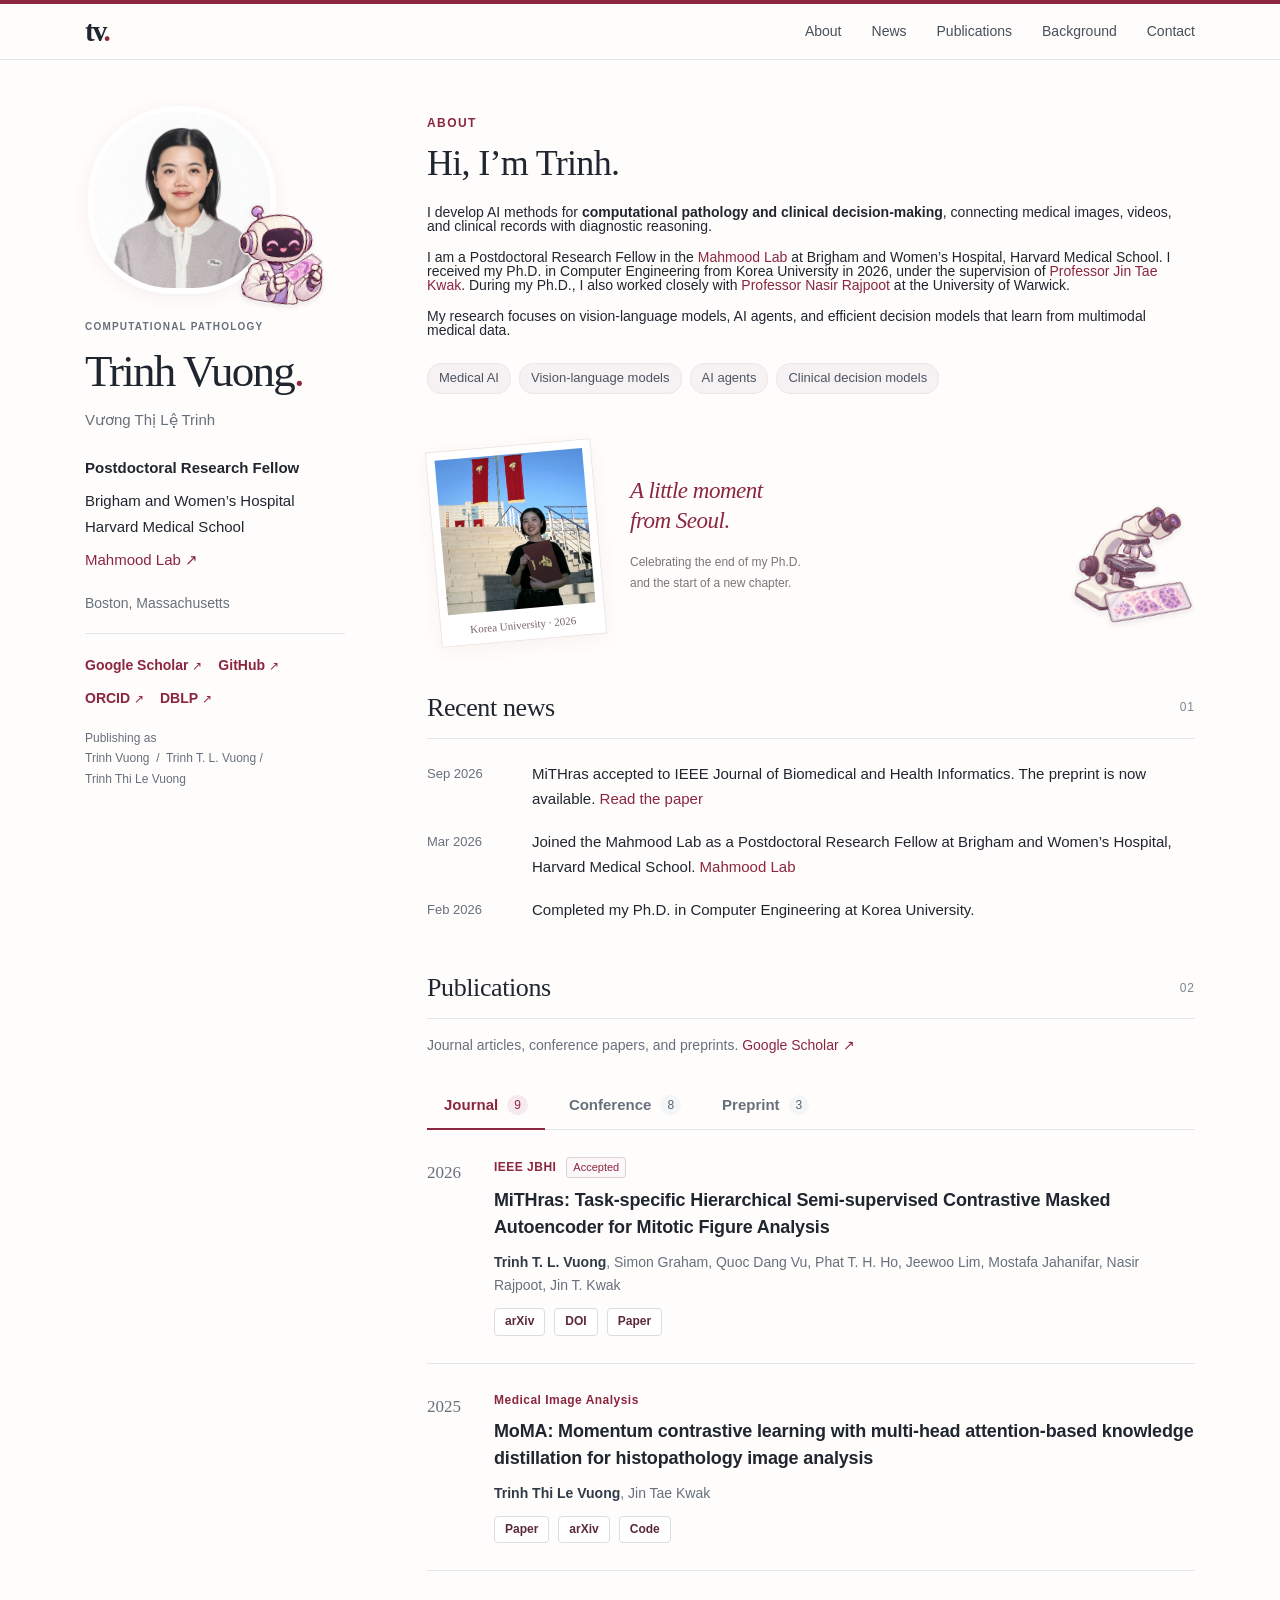
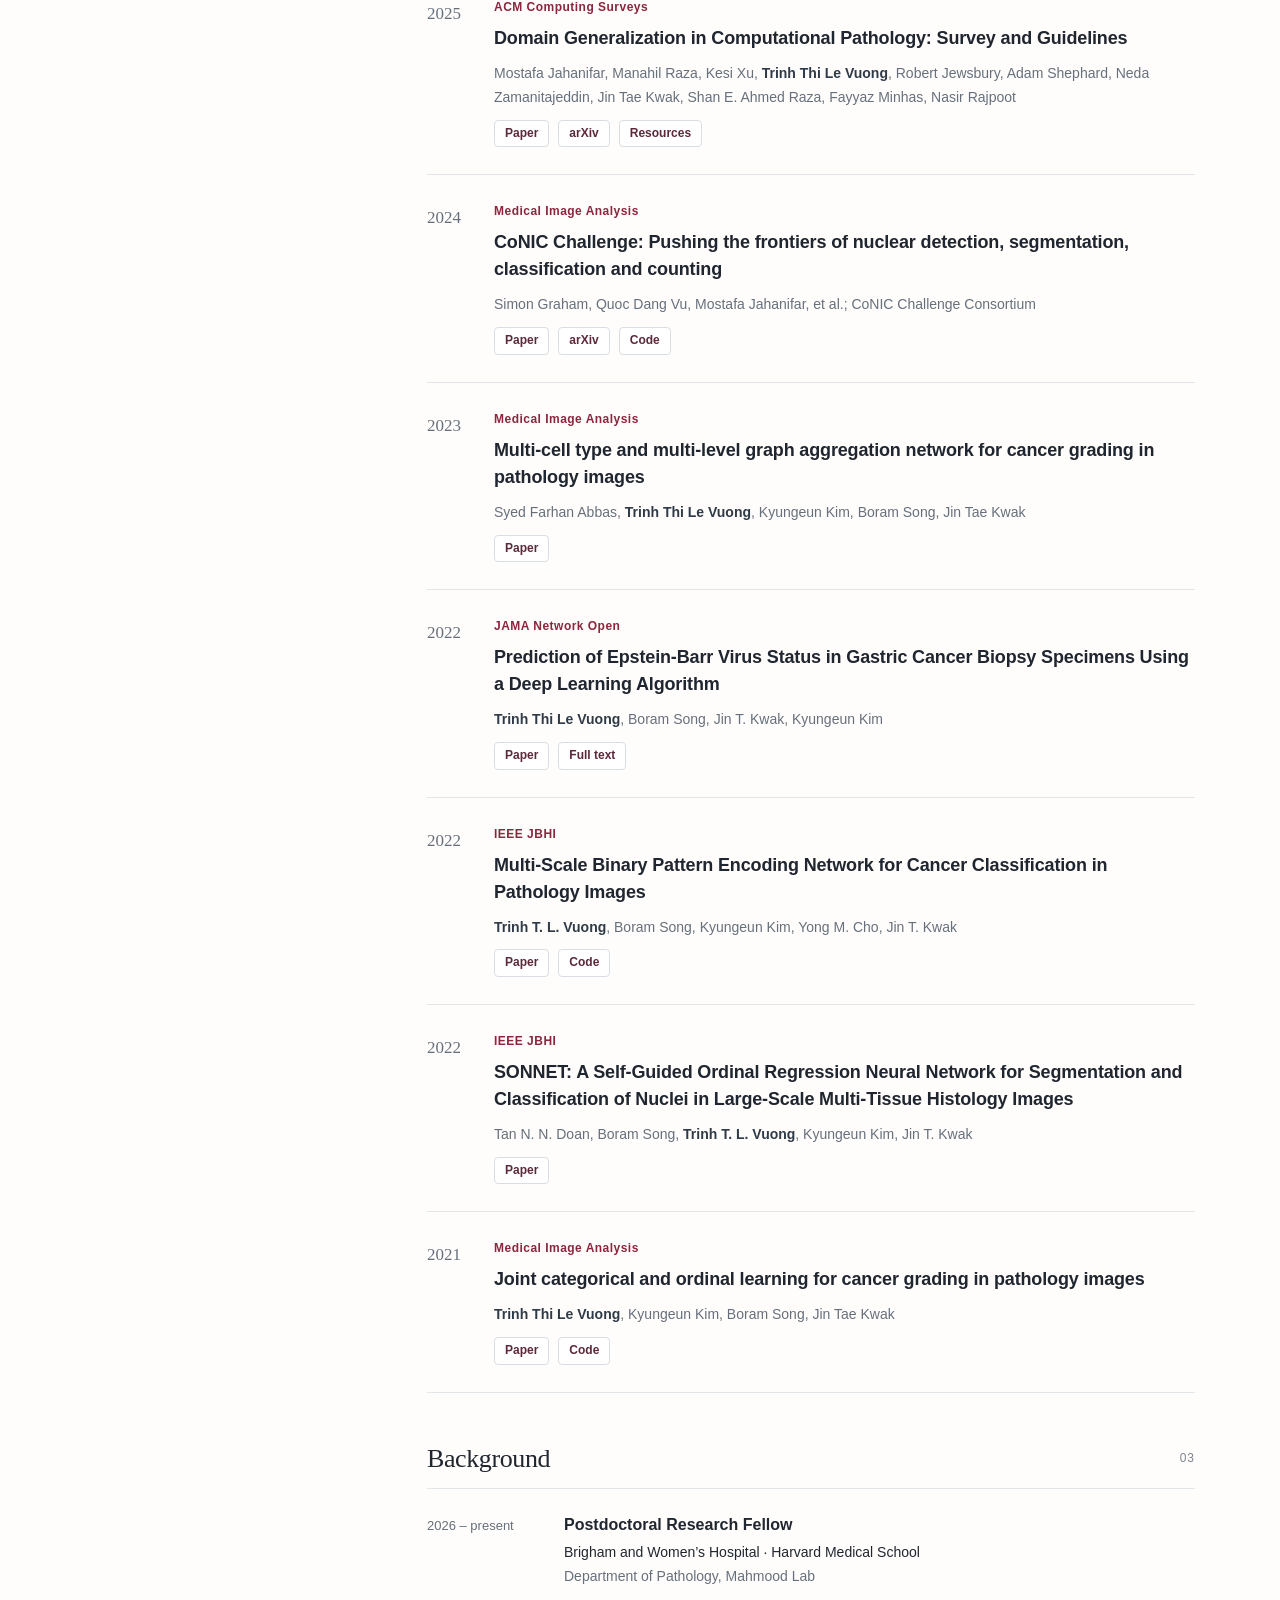
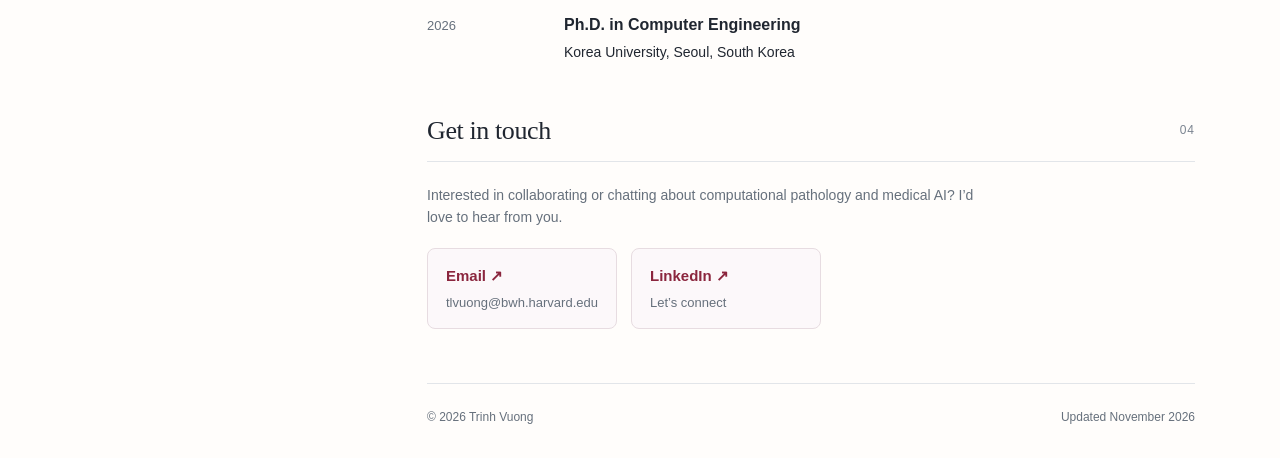
<file: docs/index.html>
<!doctype html>
<html lang="en">
<head>
<meta charset="utf-8"><meta name="viewport" content="width=device-width,initial-scale=1">
<title>Trinh Vuong | Computational Pathology</title>
<meta name="description" content="Trinh Vuong is a postdoctoral research fellow at Brigham and Women's Hospital and Harvard Medical School, working on computational pathology and medical AI.">
<meta name="theme-color" content="#8b263e">
<link rel="icon" type="image/svg+xml" href="data:image/svg+xml,%3Csvg xmlns='http://www.w3.org/2000/svg' viewBox='0 0 64 64'%3E%3Crect width='64' height='64' rx='14' fill='%238b263e'/%3E%3Ctext x='32' y='43' font-family='Georgia' font-size='38' text-anchor='middle' fill='white'%3ET%3C/text%3E%3C/svg%3E">
<link rel="stylesheet" href="styles.css">
</head>
<body>
<a class="skip-link" href="#main">Skip to content</a>
<header class="topbar"><div class="topbar-inner"><a class="wordmark" href="#about" aria-label="Trinh Vuong home">tv<span>.</span></a><nav aria-label="Main navigation"><a href="#about">About</a><a href="#news">News</a><a href="#publications">Publications</a><a href="#background">Background</a><a href="#contact">Contact</a></nav></div></header>
<div class="layout">
<aside class="profile" aria-label="Profile">
<div class="portrait-wrap"><img class="portrait" src="images/trinh-portrait.png" width="800" height="800" alt="Portrait of Trinh Vuong"><img class="sticker agent-sticker" src="images/agent-sticker.png" width="1254" height="1254" alt="" aria-hidden="true"></div>
<p class="eyebrow">COMPUTATIONAL PATHOLOGY</p>
<h1>Trinh <span class="surname">Vuong<span>.</span></span></h1>
<p class="native-name" lang="vi">Vương Thị Lệ Trinh</p>
<p class="role">Postdoctoral Research Fellow</p>
<p class="affiliation">Brigham and Women’s Hospital<br>Harvard Medical School</p>
<a class="lab-link" href="https://faisal.ai/">Mahmood Lab <span aria-hidden="true">↗</span></a>
<p class="location">Boston, Massachusetts</p>
<div class="profile-links"><a href="https://scholar.google.ca/citations?hl=en&amp;user=trFdwLkAAAAJ">Google Scholar <span aria-hidden="true">↗</span></a><a href="https://github.com/trinhvg">GitHub <span aria-hidden="true">↗</span></a><a href="https://orcid.org/0000-0002-0775-2884">ORCID <span aria-hidden="true">↗</span></a><a href="https://dblp.org/pid/302/5576.html">DBLP <span aria-hidden="true">↗</span></a></div>
<p class="name-note">Publishing as<br>Trinh Vuong&nbsp; / &nbsp;Trinh T. L. Vuong /<br>Trinh Thi Le Vuong</p>
</aside>
<main id="main">
<section id="about" class="about" aria-labelledby="about-heading"><p class="eyebrow section-kicker">ABOUT</p><h2 id="about-heading">Hi, I’m Trinh.</h2>
<p class="intro">I develop AI methods for <strong>computational pathology and clinical decision-making</strong>, connecting medical images, videos, and clinical records with diagnostic reasoning.</p>
<p>I am a Postdoctoral Research Fellow in the <a href="https://faisal.ai/">Mahmood Lab</a> at Brigham and Women’s Hospital, Harvard Medical School. I received my Ph.D. in Computer Engineering from Korea University in 2026, under the supervision of <a href="https://kwaklab.net/PI.html">Professor Jin Tae Kwak</a>. During my Ph.D., I also worked closely with <a href="https://warwick.ac.uk/fac/sci/dcs/people/Nasir_Rajpoot/">Professor Nasir Rajpoot</a> at the University of Warwick.</p>
<p>My research focuses on vision-language models, AI agents, and efficient decision models that learn from multimodal medical data.</p>
<div class="interests" aria-label="Research interests"><span>Medical AI</span><span>Vision-language models</span><span>AI agents</span><span>Clinical decision models</span></div>
<div class="personal-note">
<figure class="photo-card"><img src="images/trinh-graduation.jpg" width="1600" height="1600" alt="Trinh holding her diploma on the steps at Korea University" loading="lazy"><figcaption>Korea University · 2026</figcaption></figure>
<div class="photo-note"><p class="handwritten">A little moment<br>from Seoul.</p><p class="photo-caption">Celebrating the end of my Ph.D.<br>and the start of a new chapter.</p></div>
<img class="sticker pathology-sticker" src="images/pathology-sticker.png" width="1254" height="1254" alt="" aria-hidden="true" loading="lazy">
</div>
</section>
<section id="news" class="news-section" aria-labelledby="news-heading"><div class="section-heading"><h2 id="news-heading">Recent news</h2><span class="section-number" aria-hidden="true">01</span></div><ul class="news-list"><li><time>Sep 2026</time><div>MiTHras accepted to IEEE Journal of Biomedical and Health Informatics. The preprint is now available. <a class="" href="https://arxiv.org/abs/2609.24736">Read the paper</a></div></li>
<li><time>Mar 2026</time><div>Joined the Mahmood Lab as a Postdoctoral Research Fellow at Brigham and Women’s Hospital, Harvard Medical School. <a class="" href="https://faisal.ai/">Mahmood Lab</a></div></li>
<li><time>Feb 2026</time><div>Completed my Ph.D. in Computer Engineering at Korea University.</div></li></ul></section>
<section id="publications" aria-labelledby="publications-heading"><div class="section-heading"><h2 id="publications-heading">Publications</h2><span class="section-number" aria-hidden="true">02</span></div><p class="section-subtitle">Journal articles, conference papers, and preprints. <a href="https://scholar.google.ca/citations?hl=en&amp;user=trFdwLkAAAAJ">Google Scholar ↗</a></p>
<div class="publication-tabs" role="tablist" aria-label="Publication type" hidden>
<button type="button" id="journal-tab" role="tab" aria-selected="true" aria-controls="journal-panel" tabindex="0">Journal <span class="tab-count">9</span></button>
<button type="button" id="conference-tab" role="tab" aria-selected="false" aria-controls="conference-panel" tabindex="-1">Conference <span class="tab-count">8</span></button>
<button type="button" id="preprint-tab" role="tab" aria-selected="false" aria-controls="preprint-panel" tabindex="-1">Preprint <span class="tab-count">3</span></button>
</div>
<div id="journal-panel" class="publications" role="tabpanel" aria-labelledby="journal-tab" tabindex="0"><h3 class="fallback-heading">Journal papers</h3><article class="publication"><div class="pub-year">2026</div><div class="pub-body"><div class="venue">IEEE JBHI<span class="status">Accepted</span></div><h3><a class="" href="https://arxiv.org/abs/2609.24736">MiTHras: Task-specific Hierarchical Semi-supervised Contrastive Masked Autoencoder for Mitotic Figure Analysis</a></h3><p class="authors"><strong>Trinh T. L. Vuong</strong>, Simon Graham, Quoc Dang Vu, Phat T. H. Ho, Jeewoo Lim, Mostafa Jahanifar, Nasir Rajpoot, Jin T. Kwak</p><div class="paper-links"><a class="paper-link" href="https://arxiv.org/abs/2609.24736">arXiv</a><a class="paper-link" href="https://doi.org/10.1109/JBHI.2026.3736928">DOI</a><a class="paper-link" href="https://ieeexplore.ieee.org/document/11704105">Paper</a></div></div></article>
<article class="publication"><div class="pub-year">2025</div><div class="pub-body"><div class="venue">Medical Image Analysis</div><h3><a class="" href="https://doi.org/10.1016/j.media.2024.103421">MoMA: Momentum contrastive learning with multi-head attention-based knowledge distillation for histopathology image analysis</a></h3><p class="authors"><strong>Trinh Thi Le Vuong</strong>, Jin Tae Kwak</p><div class="paper-links"><a class="paper-link" href="https://doi.org/10.1016/j.media.2024.103421">Paper</a><a class="paper-link" href="https://arxiv.org/abs/2308.16561">arXiv</a><a class="paper-link" href="https://github.com/trinhvg/MoMA">Code</a></div></div></article>
<article class="publication"><div class="pub-year">2025</div><div class="pub-body"><div class="venue">ACM Computing Surveys</div><h3><a class="" href="https://doi.org/10.1145/3724391">Domain Generalization in Computational Pathology: Survey and Guidelines</a></h3><p class="authors">Mostafa Jahanifar, Manahil Raza, Kesi Xu, <strong>Trinh Thi Le Vuong</strong>, Robert Jewsbury, Adam Shephard, Neda Zamanitajeddin, Jin Tae Kwak, Shan E. Ahmed Raza, Fayyaz Minhas, Nasir Rajpoot</p><div class="paper-links"><a class="paper-link" href="https://doi.org/10.1145/3724391">Paper</a><a class="paper-link" href="https://arxiv.org/abs/2310.19656">arXiv</a><a class="paper-link" href="https://github.com/mostafajahanifar/awesome-dg-cpath">Resources</a></div></div></article>
<article class="publication"><div class="pub-year">2024</div><div class="pub-body"><div class="venue">Medical Image Analysis</div><h3><a class="" href="https://doi.org/10.1016/j.media.2023.103047">CoNIC Challenge: Pushing the frontiers of nuclear detection, segmentation, classification and counting</a></h3><p class="authors">Simon Graham, Quoc Dang Vu, Mostafa Jahanifar, et al.; CoNIC Challenge Consortium</p><div class="paper-links"><a class="paper-link" href="https://doi.org/10.1016/j.media.2023.103047">Paper</a><a class="paper-link" href="https://arxiv.org/abs/2303.06274">arXiv</a><a class="paper-link" href="https://github.com/TissueImageAnalytics/CoNIC">Code</a></div></div></article>
<article class="publication"><div class="pub-year">2023</div><div class="pub-body"><div class="venue">Medical Image Analysis</div><h3><a class="" href="https://doi.org/10.1016/j.media.2023.102936">Multi-cell type and multi-level graph aggregation network for cancer grading in pathology images</a></h3><p class="authors">Syed Farhan Abbas, <strong>Trinh Thi Le Vuong</strong>, Kyungeun Kim, Boram Song, Jin Tae Kwak</p><div class="paper-links"><a class="paper-link" href="https://doi.org/10.1016/j.media.2023.102936">Paper</a></div></div></article>
<article class="publication"><div class="pub-year">2022</div><div class="pub-body"><div class="venue">JAMA Network Open</div><h3><a class="" href="https://doi.org/10.1001/jamanetworkopen.2022.36408">Prediction of Epstein-Barr Virus Status in Gastric Cancer Biopsy Specimens Using a Deep Learning Algorithm</a></h3><p class="authors"><strong>Trinh Thi Le Vuong</strong>, Boram Song, Jin T. Kwak, Kyungeun Kim</p><div class="paper-links"><a class="paper-link" href="https://doi.org/10.1001/jamanetworkopen.2022.36408">Paper</a><a class="paper-link" href="https://pmc.ncbi.nlm.nih.gov/articles/PMC9547324/">Full text</a></div></div></article>
<article class="publication"><div class="pub-year">2022</div><div class="pub-body"><div class="venue">IEEE JBHI</div><h3><a class="" href="https://doi.org/10.1109/JBHI.2021.3099817">Multi-Scale Binary Pattern Encoding Network for Cancer Classification in Pathology Images</a></h3><p class="authors"><strong>Trinh T. L. Vuong</strong>, Boram Song, Kyungeun Kim, Yong M. Cho, Jin T. Kwak</p><div class="paper-links"><a class="paper-link" href="https://doi.org/10.1109/JBHI.2021.3099817">Paper</a><a class="paper-link" href="https://github.com/trinhvg/MSBP_Net">Code</a></div></div></article>
<article class="publication"><div class="pub-year">2022</div><div class="pub-body"><div class="venue">IEEE JBHI</div><h3><a class="" href="https://doi.org/10.1109/JBHI.2022.3149936">SONNET: A Self-Guided Ordinal Regression Neural Network for Segmentation and Classification of Nuclei in Large-Scale Multi-Tissue Histology Images</a></h3><p class="authors">Tan N. N. Doan, Boram Song, <strong>Trinh T. L. Vuong</strong>, Kyungeun Kim, Jin T. Kwak</p><div class="paper-links"><a class="paper-link" href="https://doi.org/10.1109/JBHI.2022.3149936">Paper</a></div></div></article>
<article class="publication"><div class="pub-year">2021</div><div class="pub-body"><div class="venue">Medical Image Analysis</div><h3><a class="" href="https://doi.org/10.1016/j.media.2021.102206">Joint categorical and ordinal learning for cancer grading in pathology images</a></h3><p class="authors"><strong>Trinh Thi Le Vuong</strong>, Kyungeun Kim, Boram Song, Jin Tae Kwak</p><div class="paper-links"><a class="paper-link" href="https://doi.org/10.1016/j.media.2021.102206">Paper</a><a class="paper-link" href="https://github.com/trinhvg/JCO_Learning-pytorch">Code</a></div></div></article></div>
<div id="conference-panel" class="publications" role="tabpanel" aria-labelledby="conference-tab" tabindex="0"><h3 class="fallback-heading">Conference papers</h3><article class="publication"><div class="pub-year">2024</div><div class="pub-body"><div class="venue">MICCAI</div><h3><a class="" href="https://arxiv.org/abs/2407.07360">Towards a Text-Based Quantitative and Explainable Histopathology Image Analysis</a></h3><p class="authors">Anh Tien Nguyen, <strong>Trinh Thi Le Vuong</strong>, Jin Tae Kwak</p><div class="paper-links"><a class="paper-link" href="https://arxiv.org/abs/2407.07360">Paper</a></div></div></article>
<article class="publication"><div class="pub-year">2024</div><div class="pub-body"><div class="venue">MICCAI</div><h3><a class="" href="https://doi.org/10.1007/978-3-031-72083-3_12">FALFormer: Feature-Aware Landmarks Self-attention for Whole-Slide Image Classification</a></h3><p class="authors">Doanh C. Bui, <strong>Trinh Thi Le Vuong</strong>, Jin Tae Kwak</p><div class="paper-links"><a class="paper-link" href="https://doi.org/10.1007/978-3-031-72083-3_12">Paper</a><a class="paper-link" href="https://arxiv.org/abs/2407.07340">arXiv</a></div></div></article>
<article class="publication"><div class="pub-year">2024</div><div class="pub-body"><div class="venue">MICCAI 2023 workshops · AI for Brain Lesion Detection and Trauma Video Action Recognition</div><h3><a class="" href="https://doi.org/10.1007/978-3-031-71626-3_10">QuIIL at T3 Challenge: Towards Automation in Life-Saving Intervention Procedures from First-Person View</a></h3><p class="authors"><strong>Trinh T. L. Vuong</strong>, Doanh C. Bui, Jin Tae Kwak</p><div class="paper-links"><a class="paper-link" href="https://doi.org/10.1007/978-3-031-71626-3_10">Paper</a><a class="paper-link" href="https://arxiv.org/abs/2407.13216">arXiv</a></div></div></article>
<article class="publication"><div class="pub-year">2023</div><div class="pub-body"><div class="venue">DART · MICCAI Workshop</div><h3><a class="" href="https://doi.org/10.1007/978-3-031-45857-6_8">Boosting Knowledge Distillation via Random Fourier Features for Prostate Cancer Grading in Histopathology Images</a></h3><p class="authors"><strong>Trinh Thi Le Vuong</strong>, Jin Tae Kwak</p><div class="paper-links"><a class="paper-link" href="https://doi.org/10.1007/978-3-031-45857-6_8">Paper</a><a class="paper-link" href="https://github.com/trinhvg/KD_CoRFF">Code</a></div></div></article>
<article class="publication"><div class="pub-year">2023</div><div class="pub-body"><div class="venue">SPIE Medical Imaging · Digital and Computational Pathology</div><h3><a class="" href="https://doi.org/10.1117/12.2654275">Quintet margin loss for an improved knowledge distillation in histopathology image analysis</a></h3><p class="authors"><strong>Trinh T. L. Vuong</strong>, Jin Tae Kwak</p><div class="paper-links"><a class="paper-link" href="https://doi.org/10.1117/12.2654275">Paper</a></div></div></article>
<article class="publication"><div class="pub-year">2022</div><div class="pub-body"><div class="venue">Medical Computer Vision · ECCV Workshop</div><h3><a class="" href="https://arxiv.org/abs/2208.11052">IMPaSh: A Novel Domain-Shift Resistant Representation for Colorectal Cancer Tissue Classification</a></h3><p class="authors"><strong>Trinh Thi Le Vuong</strong>, Quoc Dang Vu, Mostafa Jahanifar, Simon Graham, Jin Tae Kwak, Nasir Rajpoot</p><div class="paper-links"><a class="paper-link" href="https://arxiv.org/abs/2208.11052">Paper</a><a class="paper-link" href="https://github.com/trinhvg/IMPash">Code</a></div></div></article>
<article class="publication"><div class="pub-year">2021</div><div class="pub-body"><div class="venue">MICCAI</div><h3><a class="" href="https://doi.org/10.1007/978-3-030-87237-3_52">Ranking Loss: A Ranking-Based Deep Neural Network for Colorectal Cancer Grading in Pathology Images</a></h3><p class="authors"><strong>Trinh Thi Le Vuong</strong>, Kyungeun Kim, Boram Song, Jin Tae Kwak</p><div class="paper-links"><a class="paper-link" href="https://doi.org/10.1007/978-3-030-87237-3_52">Paper</a></div></div></article>
<article class="publication"><div class="pub-year">2020</div><div class="pub-body"><div class="venue">IEEE ICEIC</div><h3><a class="" href="https://ieeexplore.ieee.org/document/9051305/">Multi-task Deep Learning for Colon Cancer Grading</a></h3><p class="authors"><strong>Thi Le <strong>Trinh Vuong</strong></strong>, Daigeun Lee, Jin Tae Kwak, Kyungeun Kim</p><div class="paper-links"><a class="paper-link" href="https://ieeexplore.ieee.org/document/9051305/">Paper</a></div></div></article></div>
<div id="preprint-panel" class="publications" role="tabpanel" aria-labelledby="preprint-tab" tabindex="0"><h3 class="fallback-heading">Preprints</h3><article class="publication"><div class="pub-year">2026</div><div class="pub-body"><div class="venue">arXiv<span class="status">Preprint</span></div><h3><a class="" href="https://arxiv.org/abs/2610.27099">A general-purpose System One decision model for clinical records</a></h3><p class="authors">Andrew Zhang, <strong>Trinh T. L. Vuong</strong>, Sophia J. Wagner, Dongmin Bang, Tong Ding, Yuchang Su, Mary Cipperman, Christina S. Chen, Judith Lefkes, Ramin Kahidi, Ming Y. Lu, Caiwei Tian, Tianhao Luo, Jingnan Ma, Rowland Pettit, Long Phi Le, Faisal Mahmood</p><div class="paper-links"><a class="paper-link" href="https://arxiv.org/abs/2610.27099">Paper</a></div></div></article>
<article class="publication"><div class="pub-year">2025</div><div class="pub-body"><div class="venue">arXiv<span class="status">Preprint</span></div><h3><a class="" href="https://arxiv.org/abs/2505.04192">ViDRiP-LLaVA: A Dataset and Benchmark for Diagnostic Reasoning from Pathology Videos</a></h3><p class="authors"><strong>Trinh T. L. Vuong</strong>, Jin Tae Kwak</p><div class="paper-links"><a class="paper-link" href="https://arxiv.org/abs/2505.04192">Paper</a><a class="paper-link" href="https://github.com/trinhvg/ViDRiP-LLaVA">Code</a></div></div></article>
<article class="publication"><div class="pub-year">2025</div><div class="pub-body"><div class="venue">arXiv<span class="status">Preprint</span></div><h3><a class="" href="https://arxiv.org/abs/2510.22728">S-Chain: Structured Visual Chain-of-Thought For Medicine</a></h3><p class="authors">Khai Le-Duc, Duy M. H. Nguyen, Phuong T. H. Trinh, Tien-Phat Nguyen, Nghiem T. Diep, An Ngo, Tung Vu, <strong>Trinh Vuong</strong>, Anh-Tien Nguyen, Mau Nguyen, Van Trung Hoang, Khai-Nguyen Nguyen, Hy Nguyen, Chris Ngo, Anji Liu, Nhat Ho, Anne-Christin Hauschild, Khanh Xuan Nguyen, Thanh Nguyen-Tang, Pengtao Xie, Daniel Sonntag, James Zou, Mathias Niepert, Anh Totti Nguyen</p><div class="paper-links"><a class="paper-link" href="https://arxiv.org/abs/2510.22728">Paper</a><a class="paper-link" href="https://huggingface.co/datasets/leduckhai/S-Chain">Dataset</a></div></div></article></div></section>
<section id="background" class="background-section" aria-labelledby="background-heading"><div class="section-heading"><h2 id="background-heading">Background</h2><span class="section-number" aria-hidden="true">03</span></div><div class="background-row"><span class="background-date">2026 – present</span><div><h3>Postdoctoral Research Fellow</h3><p>Brigham and Women’s Hospital · Harvard Medical School</p><p class="muted">Department of Pathology, Mahmood Lab</p></div></div><div class="background-row"><span class="background-date">2026</span><div><h3>Ph.D. in Computer Engineering</h3><p>Korea University, Seoul, South Korea</p></div></div></section>
<section id="contact" class="contact-section" aria-labelledby="contact-heading">
<div class="section-heading"><h2 id="contact-heading">Get in touch</h2><span class="section-number" aria-hidden="true">04</span></div>
<p>Interested in collaborating or chatting about computational pathology and medical AI? I’d love to hear from you.</p>
<div class="contact-links">
<a class="contact-link" href="mailto:tlvuong@bwh.harvard.edu"><span class="contact-label">Email <span aria-hidden="true">↗</span></span><span class="contact-detail">tlvuong@bwh.harvard.edu</span></a>
<a class="contact-link" href="https://www.linkedin.com/in/trinh-vuong-218812193/"><span class="contact-label">LinkedIn <span aria-hidden="true">↗</span></span><span class="contact-detail">Let’s connect</span></a>
</div>
</section>
<footer><span>© 2026 Trinh Vuong</span><span>Updated November 2026</span></footer>
</main>
</div>
<script src="tabs.js" defer></script>
</body>
</html>
</file>
<file: docs/styles.css>
:root{--ink:#202630;--muted:#66707c;--accent:#8b263e;--line:#e2e5e9;--soft:#f3f5f7;--white:#fff;scroll-behavior:smooth;scroll-padding-top:100px}*{box-sizing:border-box}body{margin:0;background:var(--white);color:var(--ink);font-family:Inter,-apple-system,BlinkMacSystemFont,"Segoe UI",sans-serif;font-size:16px;line-height:1.75}a{color:var(--accent);text-decoration:none;text-underline-offset:4px}a:hover{text-decoration:underline}a:focus-visible{outline:3px solid var(--accent);outline-offset:5px;border-radius:2px}.skip-link{position:fixed;top:-100px;left:20px;padding:8px 20px;z-index:10;background:white}.skip-link:focus{top:10px}.topbar{border-top:4px solid var(--accent);border-bottom:1px solid var(--line);background:rgba(255,255,255,.97);position:sticky;top:0;z-index:3}.topbar-inner{max-width:1190px;margin:auto;padding:13px 40px;display:flex;align-items:center;justify-content:space-between;gap:25px}.wordmark{font-family:Georgia,serif;font-size:29px;line-height:1;font-weight:700;color:var(--ink);letter-spacing:-2px}.wordmark span{color:var(--accent)}.topbar nav{display:flex;gap:30px}.topbar nav a{font-size:14px;color:#46505c;font-weight:500}.topbar nav a:hover{color:var(--accent)}.layout{max-width:1190px;padding:65px 40px 0;margin:0 auto;display:grid;grid-template-columns:260px minmax(0,1fr);gap:82px}.profile{position:sticky;top:120px;align-self:start}.profile-rule{width:40px;height:3px;background:var(--accent);margin-bottom:23px}.eyebrow{font-size:12px;letter-spacing:.12em;font-weight:650;line-height:1.5;color:var(--muted);margin:0 0 17px}.profile h1{font-family:Georgia,"Times New Roman",serif;font-size:64px;font-weight:400;line-height:1.02;letter-spacing:-2px;margin:0 0 17px}.profile h1 .surname{display:block;color:var(--ink)}.profile h1 .surname span{color:var(--accent)}.native-name{font-size:16px;color:var(--muted);margin:0 0 30px}.role{font-weight:650;font-size:15px;margin:0 0 7px}.affiliation{font-size:15px;line-height:1.7;margin:0 0 7px}.lab-link{font-size:15px}.location{margin:23px 0;color:var(--muted);font-size:14px}.profile-links{display:flex;gap:18px;flex-wrap:wrap;border-top:1px solid var(--line);padding-top:19px}.profile-links a{font-size:14px;font-weight:550}.profile-links span{font-size:12px}.name-note{font-size:12px;line-height:1.7;color:var(--muted);margin-top:24px}.section-kicker{color:var(--accent);margin-bottom:10px}.about h2{font-family:Georgia,"Times New Roman",serif;font-size:36px;line-height:1.2;letter-spacing:-.7px;font-weight:400;margin:0 0 20px}.about p:not(.eyebrow){margin:0 0 17px}.intro{font-size:14px;line-height:1.75}.intro strong{font-weight:600}.interests{display:flex;flex-wrap:wrap;gap:8px;margin-top:26px}.interests span{background:var(--soft);border:1px solid #e7eaed;color:#4b5562;font-size:13px;padding:4px 11px;border-radius:4px;line-height:1.6}.section-heading{display:flex;align-items:center;justify-content:space-between;border-bottom:1px solid var(--line);padding-bottom:13px;margin-bottom:22px;gap:16px}.section-heading h2{font-family:Georgia,serif;font-size:26px;font-weight:400;line-height:1.3;letter-spacing:-.4px;margin:0}.section-number{font-size:12px;letter-spacing:.08em;color:#7b8490}.news-section{margin:47px 0 49px}.news-list{list-style:none;padding:0;margin:0}.news-list li{display:grid;grid-template-columns:85px minmax(0,1fr);gap:20px;margin:0 0 17px;font-size:15px;line-height:1.7}.news-list time{font-size:13px;line-height:1.95;color:var(--muted);font-variant-numeric:tabular-nums}.news-list a{white-space:normal}.section-subtitle{color:var(--muted);font-size:14px;margin:-8px 0 6px}.publication{display:grid;grid-template-columns:47px minmax(0,1fr);gap:20px;padding:27px 0;border-bottom:1px solid var(--line)}.pub-year{font-family:Georgia,serif;color:var(--muted);font-size:17px;padding-top:1px}.venue{font-size:12px;font-weight:650;letter-spacing:.04em;color:var(--accent);display:flex;gap:10px;align-items:center;flex-wrap:wrap;line-height:1.5;margin:0 0 9px}.status{border:1px solid #ded1d5;background:#fcf8f9;padding:1px 6px;font-size:11px;border-radius:3px;letter-spacing:0;font-weight:500}.pub-body h3{font-size:18px;line-height:1.5;margin:0 0 10px;font-weight:600;letter-spacing:-.15px}.pub-body h3 a{color:var(--ink)}.pub-body h3 a:hover{color:var(--accent)}.authors{font-size:14px;line-height:1.7;color:var(--muted);margin:0 0 10px}.authors strong{font-weight:600;color:#303b48}.description{font-size:14px;line-height:1.7;margin:0 0 14px;color:#596471}.paper-links{display:flex;gap:9px;flex-wrap:wrap}.paper-link{font-size:12px;font-weight:550;border:1px solid #d9dee4;border-radius:4px;padding:2px 10px;line-height:1.8;background:white;color:#5c293c}.paper-link:hover{background:#faf5f7;border-color:#b88a98;text-decoration:none}.background-section{margin-top:49px}.background-row{display:grid;grid-template-columns:115px minmax(0,1fr);gap:22px;margin:24px 0}.background-date{font-size:13px;color:var(--muted);padding-top:2px}.background-row h3{font-size:16px;font-weight:600;line-height:1.5;margin:0 0 4px}.background-row p{font-size:14px;line-height:1.7;margin:0}.muted{color:var(--muted)}footer{margin-top:54px;padding:23px 0 30px;border-top:1px solid var(--line);display:flex;flex-wrap:wrap;gap:8px;justify-content:space-between;color:var(--muted);font-size:12px}@media(min-width:1400px){.layout{padding-top:78px}}@media(max-width:950px){.layout{gap:42px;grid-template-columns:225px minmax(0,1fr);padding-left:30px;padding-right:30px}.profile h1{font-size:56px}.topbar-inner{padding-left:30px;padding-right:30px}.news-list li{gap:12px;grid-template-columns:75px minmax(0,1fr)}}@media(max-width:700px){:root{scroll-padding-top:85px}.topbar-inner{padding:14px 22px}.topbar nav{gap:16px}.topbar nav a{font-size:13px}.layout{display:block;padding:35px 24px 0}.profile{position:static;margin-bottom:40px;padding-bottom:29px;border-bottom:1px solid var(--line)}.profile h1{font-size:49px;line-height:1.12}.profile h1 .surname{display:inline}.profile h1{max-width:none}.profile-rule{margin-bottom:16px}.profile .eyebrow{margin-bottom:13px}.native-name{margin-bottom:20px}.location{margin:15px 0}.profile-links{border-top:none;padding-top:0}.name-note{display:none}.about h2{font-size:31px}.intro{font-size:17px}.news-section{margin:35px 0 38px}.section-heading h2{font-size:24px}.publication{gap:13px;grid-template-columns:39px minmax(0,1fr)}.pub-body h3{font-size:17px}.background-row{grid-template-columns:95px minmax(0,1fr);gap:15px}}@media(max-width:380px){.topbar nav{gap:11px}.topbar nav a{font-size:12px}.layout{padding-left:19px;padding-right:19px}.publication{grid-template-columns:1fr;gap:7px}.news-list li{grid-template-columns:1fr;gap:3px}.background-row{grid-template-columns:1fr;gap:4px}}@media(prefers-reduced-motion:reduce){:root{scroll-behavior:auto}}@media print{.topbar,.skip-link{display:none}.layout{display:block;padding:0}.profile{position:static;margin-bottom:30px}.profile h1 br{display:none}.profile h1{font-size:36px}.publication{break-inside:avoid}a{color:inherit}.profile-links,.name-note{display:none}}

[hidden]{display:none!important}.publication-tabs{display:flex;flex-wrap:wrap;gap:7px;border-bottom:1px solid var(--line);margin-top:24px}.publication-tabs button{appearance:none;font:inherit;font-size:15px;font-weight:600;line-height:1.5;padding:12px 17px;color:var(--muted);background:transparent;border:0;border-bottom:2px solid transparent;margin-bottom:-1px;cursor:pointer;display:flex;align-items:center;gap:9px}.publication-tabs button:hover{color:var(--accent);background:#fcf8f9}.publication-tabs button[aria-selected="true"]{color:var(--accent);border-bottom-color:var(--accent)}.publication-tabs button:focus-visible,.publications:focus-visible{outline:3px solid var(--accent);outline-offset:4px}.tab-count{font-size:12px;line-height:1.5;background:var(--soft);color:#596471;padding:1px 7px;border-radius:12px;font-weight:500}.publication-tabs button[aria-selected="true"] .tab-count{background:#f6eaf0;color:var(--accent)}.preprints{margin-top:30px}.preprints-heading,.fallback-heading{font-family:Georgia,serif;font-size:21px;font-weight:400;line-height:1.4;margin:0;padding-bottom:10px;border-bottom:1px solid var(--line)}.profile-links{column-gap:16px;row-gap:9px}@media print{.publication-tabs{display:none!important}.publications[hidden]{display:block!important}.fallback-heading[hidden]{display:block!important}}

@media(max-width:450px){.publication-tabs{gap:0}.publication-tabs button{font-size:14px;padding:11px 8px;gap:5px}.tab-count{padding:1px 5px}}

/* Personal photographs and quiet research-themed stickers. */
body{background:#fffdfb}.topbar{background:rgba(255,253,251,.97)}.layout{padding-top:46px}.profile{top:90px}.portrait-wrap{position:relative;width:188px;margin:0 0 25px 3px}.portrait{display:block;width:188px;height:188px;object-fit:cover;border-radius:48% 48% 44% 44%;border:6px solid #fff;box-shadow:0 3px 17px #5b263b12;background:#f8f4f6}.sticker{display:block;object-fit:contain;pointer-events:none;user-select:none;filter:drop-shadow(0 3px 2px #40253a12)}.agent-sticker{position:absolute;width:98px;height:98px;right:-54px;bottom:-12px;transform:rotate(10deg)}.profile h1{font-size:45px;line-height:1.13;letter-spacing:-1.8px;margin-bottom:10px}.profile h1 .surname{display:inline}.profile .eyebrow{font-size:10px;margin-bottom:12px}.native-name{margin-bottom:22px;font-size:15px}.location{margin:17px 0}.name-note{margin-top:17px}.about{padding-top:8px}.personal-note{position:relative;display:flex;align-items:center;gap:31px;min-height:227px;margin:35px 0 5px;padding:5px 110px 4px 6px}.photo-card{flex:0 0 166px;width:166px;margin:0;padding:8px 8px 6px;background:white;border:1px solid #eee5e1;box-shadow:0 5px 18px #5425390d;transform:rotate(-5deg)}.photo-card img{display:block;width:148px;height:155px;object-fit:cover;object-position:center 55%}.photo-card figcaption{font-family:Georgia,serif;text-align:center;font-size:11px;line-height:1.5;color:#786369;padding-top:8px}.photo-note{position:relative;z-index:1}.about .handwritten{font-family:Georgia,serif;font-size:23px;font-style:italic;line-height:1.3;letter-spacing:-.5px;color:#8b263e;margin-bottom:10px}.about .photo-caption{font-size:12px;line-height:1.7;color:#7b7478;margin:0}.pathology-sticker{position:absolute;right:-5px;bottom:29px;width:125px;height:125px;transform:rotate(9deg);opacity:.85}.news-section{margin-top:35px}.interests span{background:#f6f1f3;border-color:#eee6e9;border-radius:14px}
@media(min-width:1400px){.layout{padding-top:55px}.pathology-sticker{right:-28px}}
@media(max-width:1050px) and (min-width:701px){.personal-note{padding-right:0;gap:22px}.pathology-sticker{right:0;bottom:-18px;width:80px;height:80px;opacity:.65}.photo-card{flex-basis:146px;width:146px}.photo-card img{width:128px;height:145px}.about .handwritten{font-size:21px}.profile h1{font-size:40px}}
@media(max-height:780px) and (min-width:701px){.profile{position:static}}
@media(max-width:700px){.layout{padding-top:33px}.profile{min-height:305px;padding-right:145px}.portrait-wrap{float:right;width:112px;margin:0 -145px 0 16px}.portrait{width:112px;height:112px;border-width:4px}.agent-sticker{width:66px;height:66px;right:-10px;bottom:-31px}.profile h1{font-size:40px;line-height:1.1;letter-spacing:-1.4px}.profile .eyebrow{font-size:9px}.native-name{font-size:13px}.role,.affiliation,.lab-link{font-size:13px}.profile-links{margin-right:-145px;max-width:none}.about{padding-top:0}.personal-note{padding-right:100px}.pathology-sticker{width:110px;height:110px;right:-4px}.photo-card{flex-basis:156px;width:156px}.photo-card img{width:138px;height:148px}}
@media(max-width:520px){.personal-note{padding-right:0;gap:22px;min-height:230px}.pathology-sticker{width:82px;height:82px;right:0;bottom:-22px;opacity:.7}.about .handwritten{font-size:21px}.photo-caption br{display:none}.photo-note{padding-right:2px}.profile{padding-right:124px}.portrait-wrap{margin-right:-124px}.profile-links{margin-right:-124px}.profile h1{font-size:36px}.profile h1 .surname{display:block}.profile .eyebrow{max-width:140px;line-height:1.65}}
@media(max-width:380px){.personal-note{gap:16px}.photo-card{flex-basis:140px;width:140px}.photo-card img{width:122px;height:143px}.about .handwritten{font-size:20px}}
@media print{body{background:white}.sticker,.personal-note{display:none}.portrait-wrap{float:right}.portrait{width:100px;height:100px}.profile{padding-right:0}}

/* Bio paragraphs: consistent sizing on desktop and mobile. */
.about > p:not(.eyebrow) {
  font-size: 14px;
  line-height: 1.0;
}

/* Contact */
.contact-section{margin-top:49px}
.contact-section>p{font-size:14px;line-height:1.6;margin:0 0 20px;color:var(--muted);max-width:560px}
.contact-links{display:flex;flex-wrap:wrap;gap:14px}
.contact-link{display:flex;flex-direction:column;gap:3px;padding:14px 18px;border:1px solid #e7dce1;border-radius:8px;background:#fcf8fa;min-width:190px}
.contact-link:hover{background:#f6edf1;border-color:#b88a98;text-decoration:none}
.contact-label{font-size:15px;font-weight:600}
.contact-detail{font-size:13px;line-height:1.6;overflow-wrap:anywhere;color:var(--muted)}
@media(max-width:700px){.topbar-inner{flex-wrap:wrap;gap:10px 18px}.topbar nav{flex-wrap:wrap;gap:8px 15px}.contact-section{margin-top:38px}}
@media(max-width:420px){.topbar nav{width:100%;justify-content:space-between;gap:8px}.topbar nav a{font-size:12px}.contact-link{width:100%;min-width:0}:root{scroll-padding-top:115px}}
</file>
